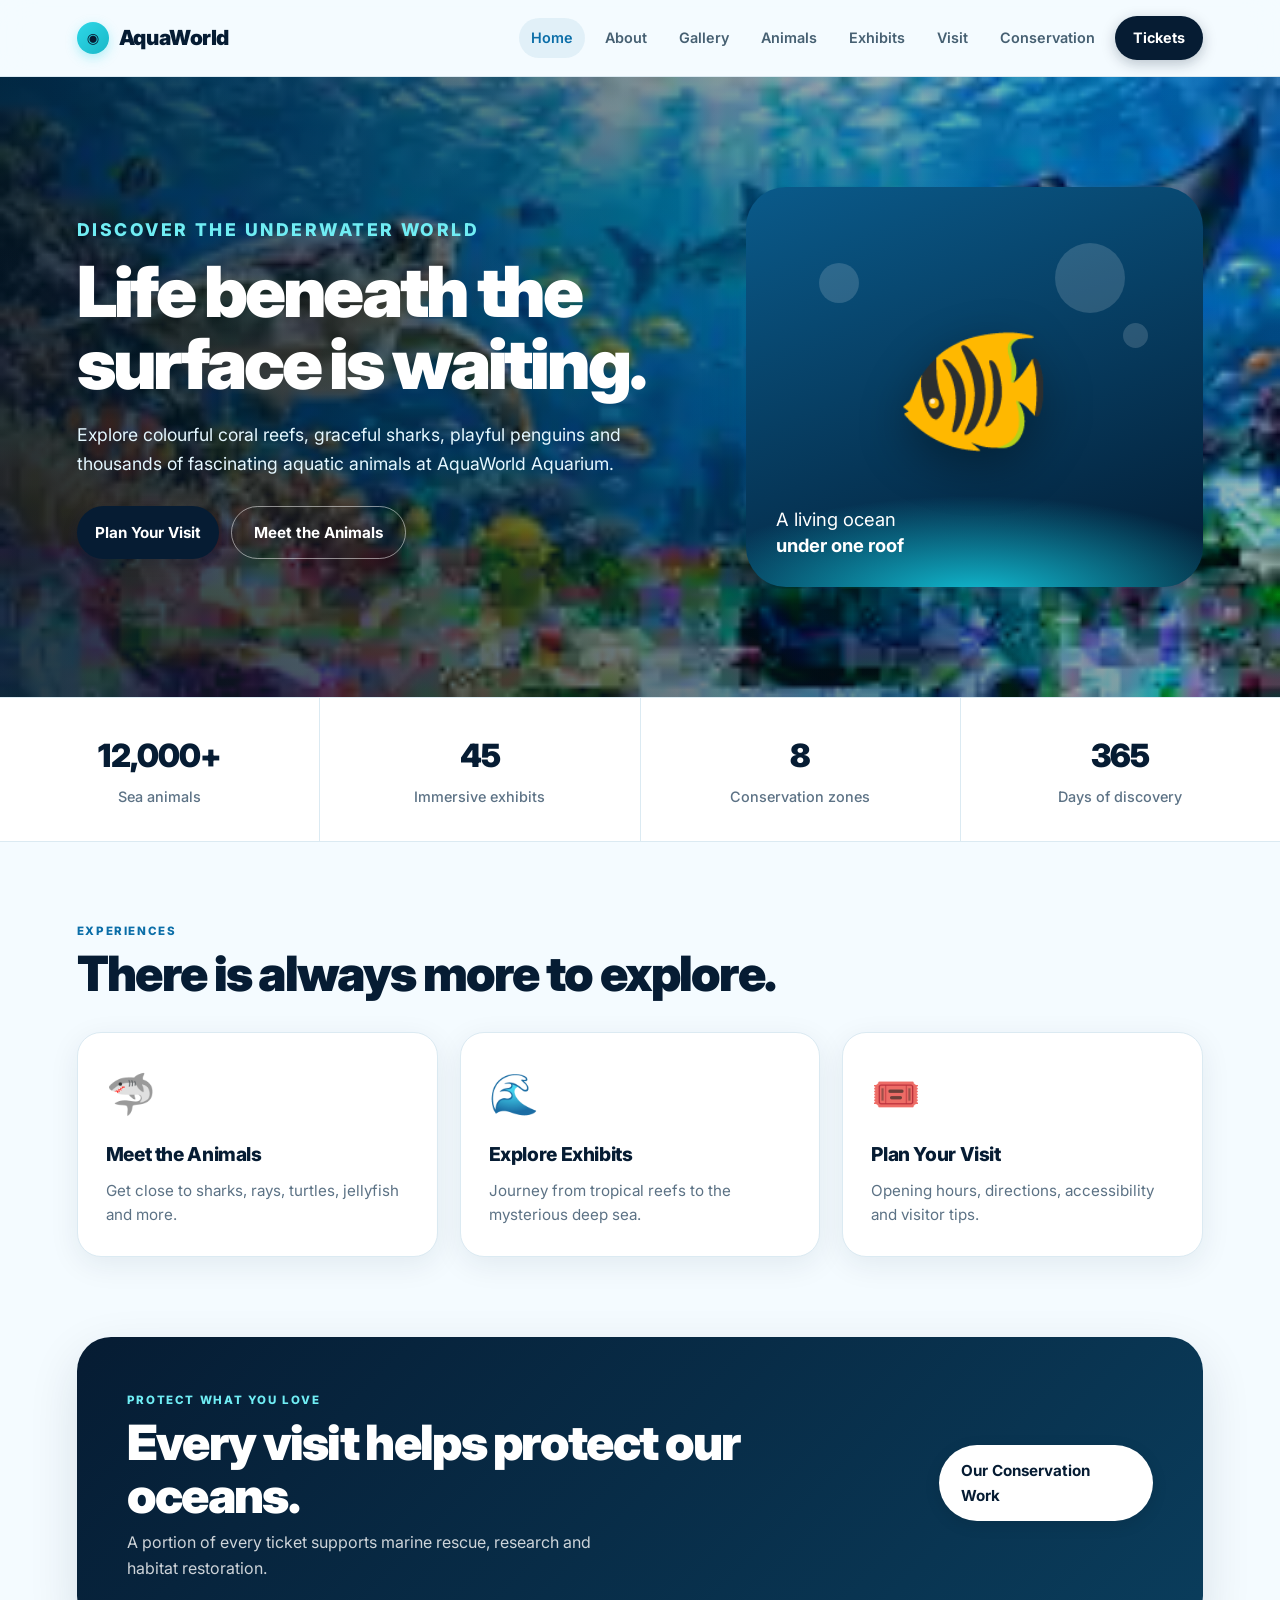
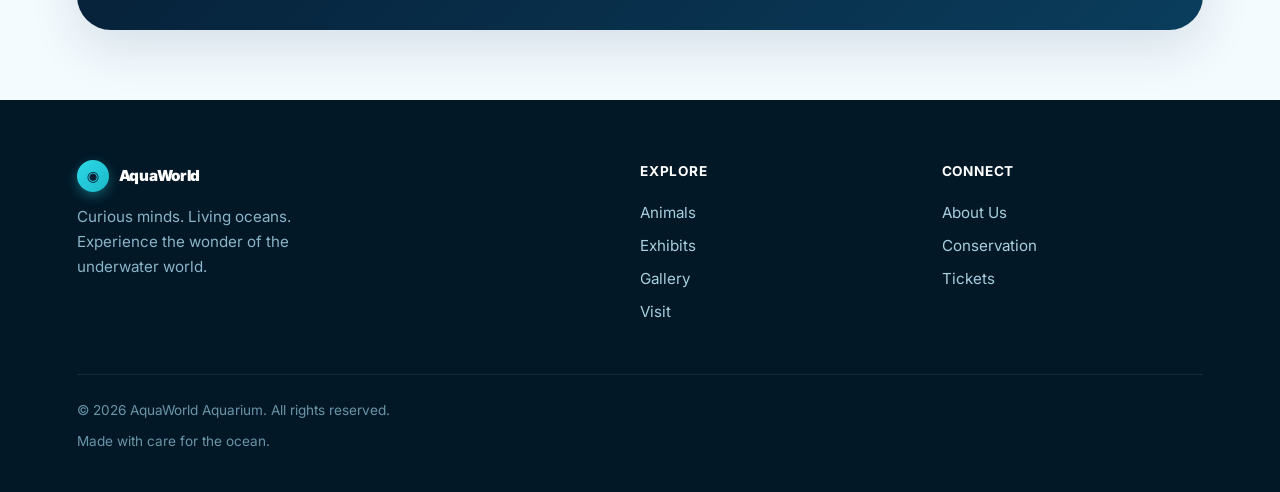
<file: index.html>
<!doctype html><html lang="en"><head><meta charset="utf-8"><meta name="viewport" content="width=device-width, initial-scale=1"><title>AquaWorld Aquarium | AquaWorld Aquarium</title><link rel="stylesheet" href="assets/style.css"></head><body><header class="site-header" id="siteHeader"><a class="brand" href="index.html"><span class="brand-mark">◉</span>AquaWorld</a><button class="menu-toggle" id="menuToggle" aria-label="Toggle menu"><span></span><span></span><span></span></button><div class="nav-overlay" id="navOverlay"></div><nav id="mainNav"><a class="active" href="index.html">Home</a><a href="about.html">About</a><a href="gallery.html">Gallery</a><a href="animals.html">Animals</a><a href="exhibits.html">Exhibits</a><a href="visit.html">Visit</a><a href="conservation.html">Conservation</a><a class="nav-ticket" href="tickets.html">Tickets</a></nav></header><main><section class="hero hero-image"><div class="hero-content"><p class="eyebrow">DISCOVER THE UNDERWATER WORLD</p><h1>Life beneath the surface is waiting.</h1><p>Explore colourful coral reefs, graceful sharks, playful penguins and thousands of fascinating aquatic animals at AquaWorld Aquarium.</p><div class="actions"><a class="btn btn-primary" href="tickets.html">Plan Your Visit</a><a class="btn btn-ghost" href="animals.html">Meet the Animals</a></div></div><div class="hero-card"><div class="bubble b1"></div><div class="bubble b2"></div><div class="bubble b3"></div><div class="fish">🐠</div><div class="hero-card-text">A living ocean<br><strong>under one roof</strong></div></div></section><section class="stats"><div><strong>12,000+</strong><span>Sea animals</span></div><div><strong>45</strong><span>Immersive exhibits</span></div><div><strong>8</strong><span>Conservation zones</span></div><div><strong>365</strong><span>Days of discovery</span></div></section><section class="section"><div class="section-heading"><p class="eyebrow">EXPERIENCES</p><h2>There is always more to explore.</h2></div><div class="cards"><a class="card" href="animals.html"><div class="icon">🦈</div><h3>Meet the Animals</h3><p>Get close to sharks, rays, turtles, jellyfish and more.</p></a><a class="card" href="exhibits.html"><div class="icon">🌊</div><h3>Explore Exhibits</h3><p>Journey from tropical reefs to the mysterious deep sea.</p></a><a class="card" href="visit.html"><div class="icon">🎟️</div><h3>Plan Your Visit</h3><p>Opening hours, directions, accessibility and visitor tips.</p></a></div></section><section class="cta"><div><p class="eyebrow">PROTECT WHAT YOU LOVE</p><h2>Every visit helps protect our oceans.</h2><p>A portion of every ticket supports marine rescue, research and habitat restoration.</p></div><a class="btn btn-light" href="conservation.html">Our Conservation Work</a></section></main><footer class="footer"><div><a class="brand" href="index.html"><span class="brand-mark">◉</span>AquaWorld</a><p>Curious minds. Living oceans. Experience the wonder of the underwater world.</p></div><div><strong>Explore</strong><a href="animals.html">Animals</a><a href="exhibits.html">Exhibits</a><a href="gallery.html">Gallery</a><a href="visit.html">Visit</a></div><div><strong>Connect</strong><a href="about.html">About Us</a><a href="conservation.html">Conservation</a><a href="tickets.html">Tickets</a></div><div class="footer-bottom"><span>&copy; 2026 AquaWorld Aquarium. All rights reserved.</span><span>Made with care for the ocean.</span></div></footer><script src="assets/site.js"></script></body></html>
</file>
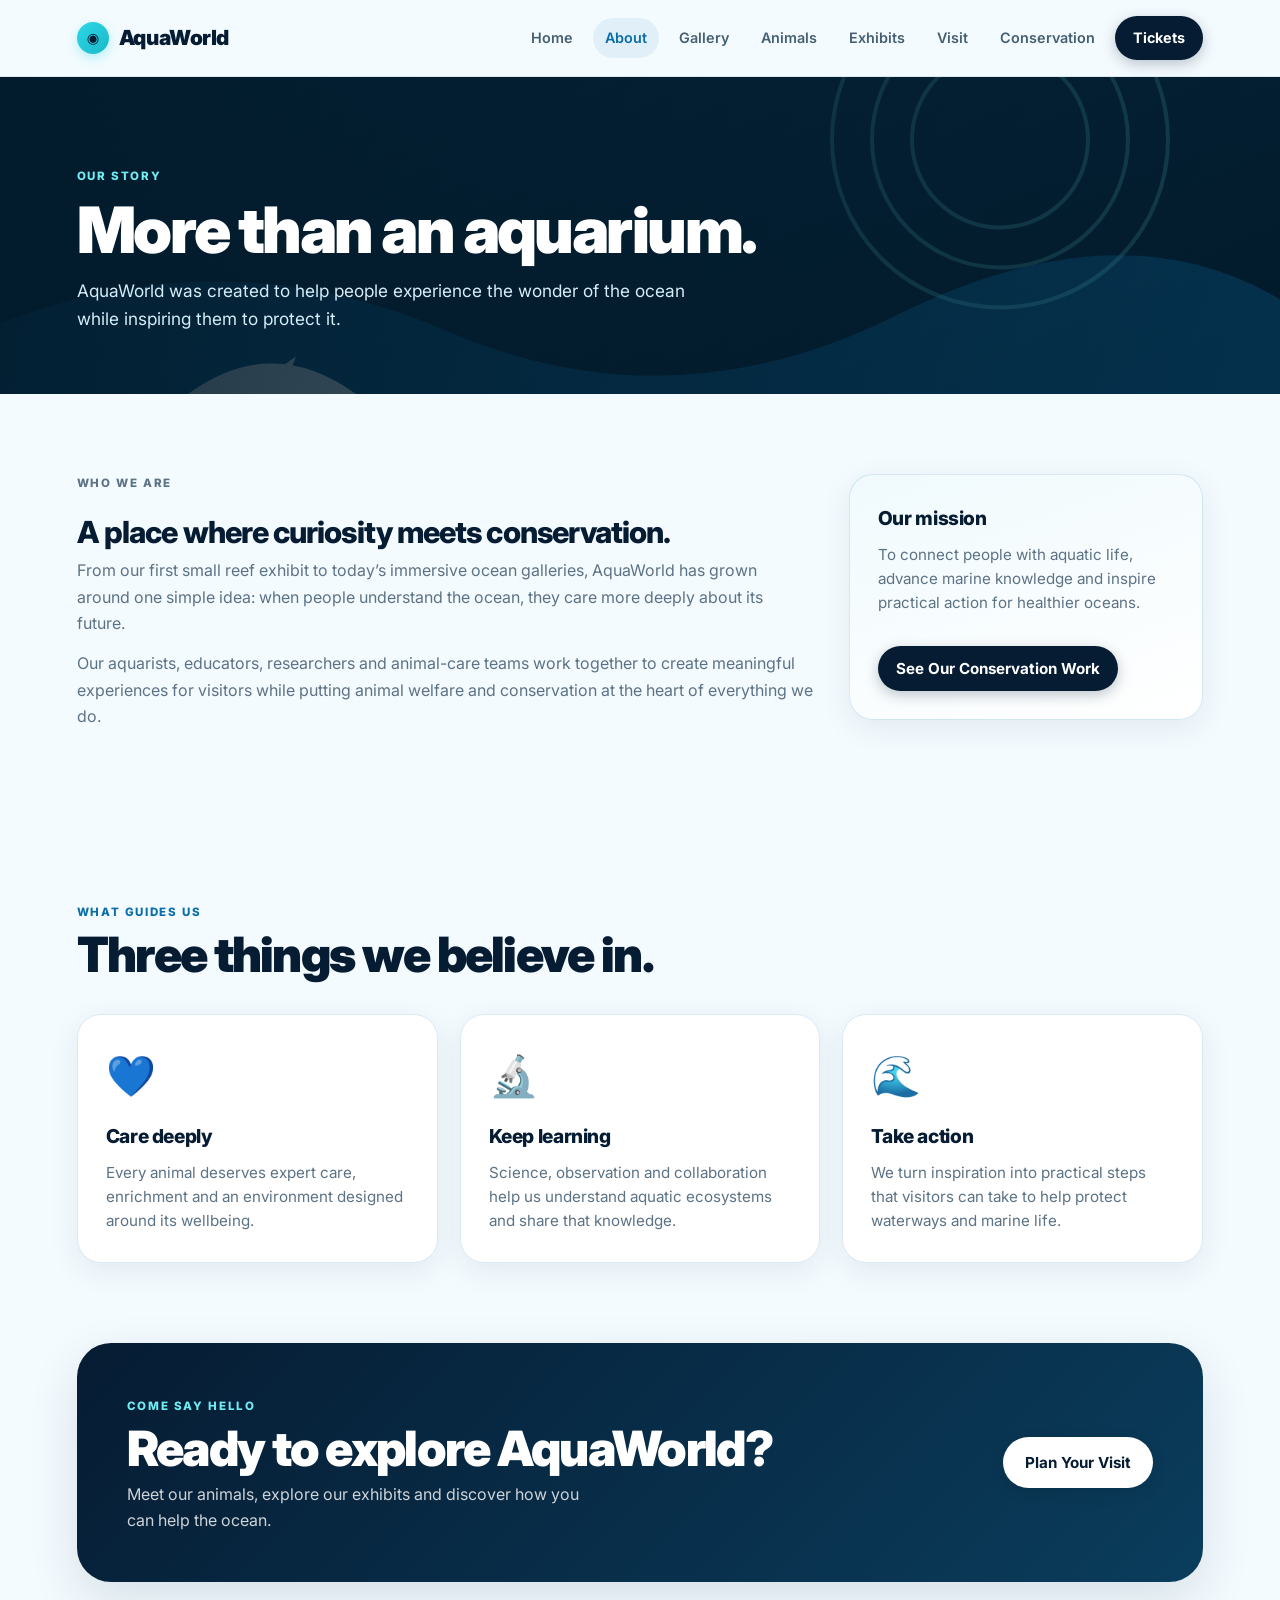
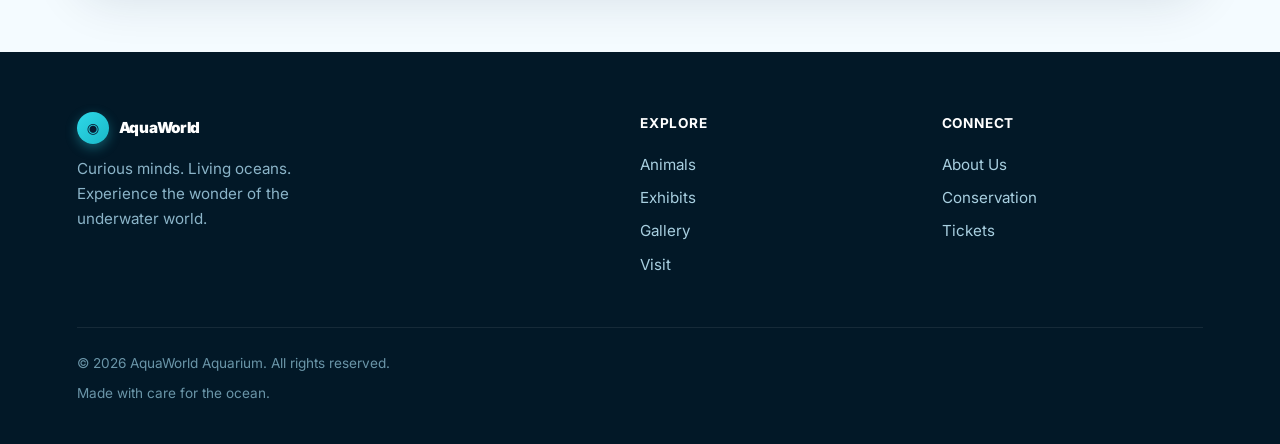
<file: about.html>
<!doctype html><html lang="en"><head><meta charset="utf-8"><meta name="viewport" content="width=device-width, initial-scale=1"><title>About Us | AquaWorld Aquarium</title><link rel="stylesheet" href="assets/style.css"></head><body><header class="site-header" id="siteHeader"><a class="brand" href="index.html"><span class="brand-mark">◉</span>AquaWorld</a><button class="menu-toggle" id="menuToggle" aria-label="Toggle menu"><span></span><span></span><span></span></button><div class="nav-overlay" id="navOverlay"></div><nav id="mainNav"><a href="index.html">Home</a><a class="active" href="about.html">About</a><a href="gallery.html">Gallery</a><a href="animals.html">Animals</a><a href="exhibits.html">Exhibits</a><a href="visit.html">Visit</a><a href="conservation.html">Conservation</a><a class="nav-ticket" href="tickets.html">Tickets</a></nav></header><main><section class="page-hero page-hero-about"><p class="eyebrow">OUR STORY</p><h1>More than an aquarium.</h1><p>AquaWorld was created to help people experience the wonder of the ocean while inspiring them to protect it.</p></section><section class="section two-col"><div><p class="eyebrow">WHO WE ARE</p><h2>A place where curiosity meets conservation.</h2><p>From our first small reef exhibit to today’s immersive ocean galleries, AquaWorld has grown around one simple idea: when people understand the ocean, they care more deeply about its future.</p><p>Our aquarists, educators, researchers and animal-care teams work together to create meaningful experiences for visitors while putting animal welfare and conservation at the heart of everything we do.</p></div><div class="info-box"><h3>Our mission</h3><p>To connect people with aquatic life, advance marine knowledge and inspire practical action for healthier oceans.</p><a class="btn btn-primary" href="conservation.html">See Our Conservation Work</a></div></section><section class="section"><div class="section-heading"><p class="eyebrow">WHAT GUIDES US</p><h2>Three things we believe in.</h2></div><div class="cards"><article class="card"><div class="icon">💙</div><h3>Care deeply</h3><p>Every animal deserves expert care, enrichment and an environment designed around its wellbeing.</p></article><article class="card"><div class="icon">🔬</div><h3>Keep learning</h3><p>Science, observation and collaboration help us understand aquatic ecosystems and share that knowledge.</p></article><article class="card"><div class="icon">🌊</div><h3>Take action</h3><p>We turn inspiration into practical steps that visitors can take to help protect waterways and marine life.</p></article></div></section><section class="cta"><div><p class="eyebrow">COME SAY HELLO</p><h2>Ready to explore AquaWorld?</h2><p>Meet our animals, explore our exhibits and discover how you can help the ocean.</p></div><a class="btn btn-light" href="visit.html">Plan Your Visit</a></section></main><footer class="footer"><div><a class="brand" href="index.html"><span class="brand-mark">◉</span>AquaWorld</a><p>Curious minds. Living oceans. Experience the wonder of the underwater world.</p></div><div><strong>Explore</strong><a href="animals.html">Animals</a><a href="exhibits.html">Exhibits</a><a href="gallery.html">Gallery</a><a href="visit.html">Visit</a></div><div><strong>Connect</strong><a href="about.html">About Us</a><a href="conservation.html">Conservation</a><a href="tickets.html">Tickets</a></div><div class="footer-bottom"><span>&copy; 2026 AquaWorld Aquarium. All rights reserved.</span><span>Made with care for the ocean.</span></div></footer><script src="assets/site.js"></script></body></html>
</file>
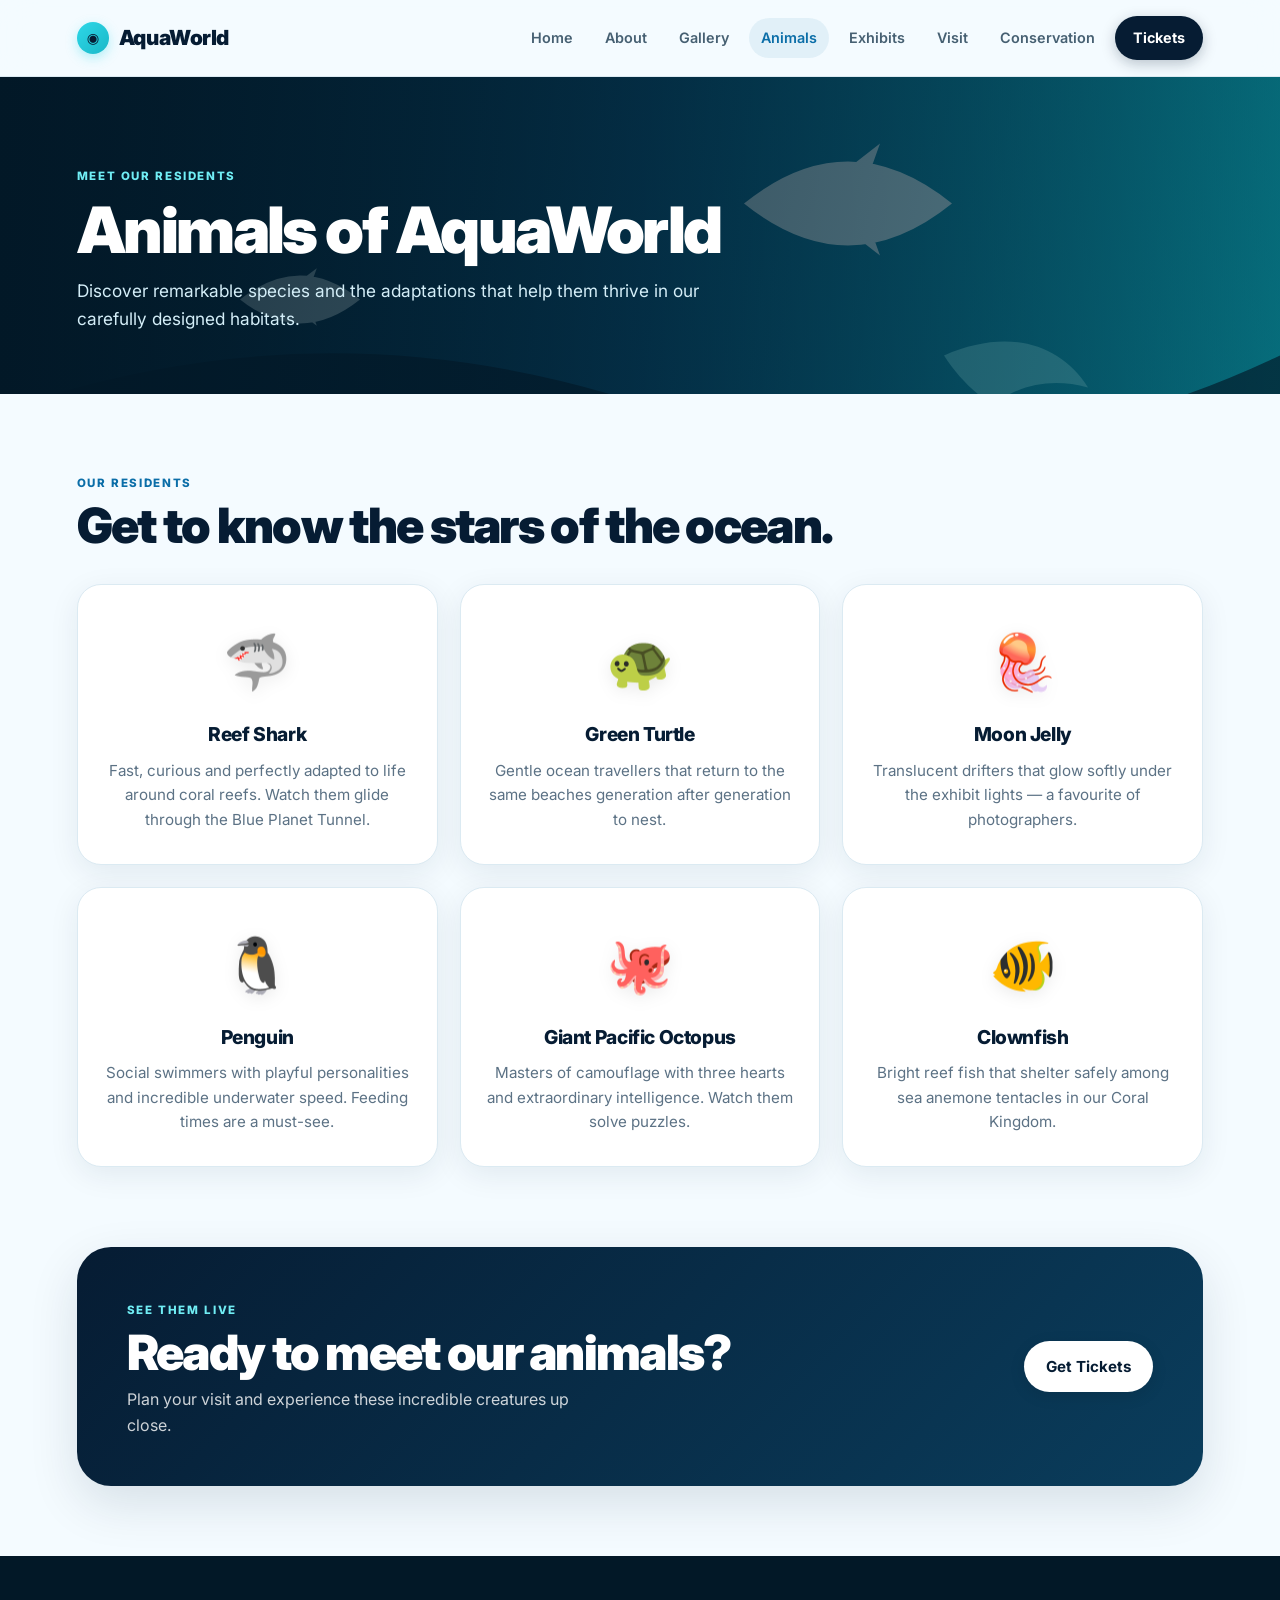
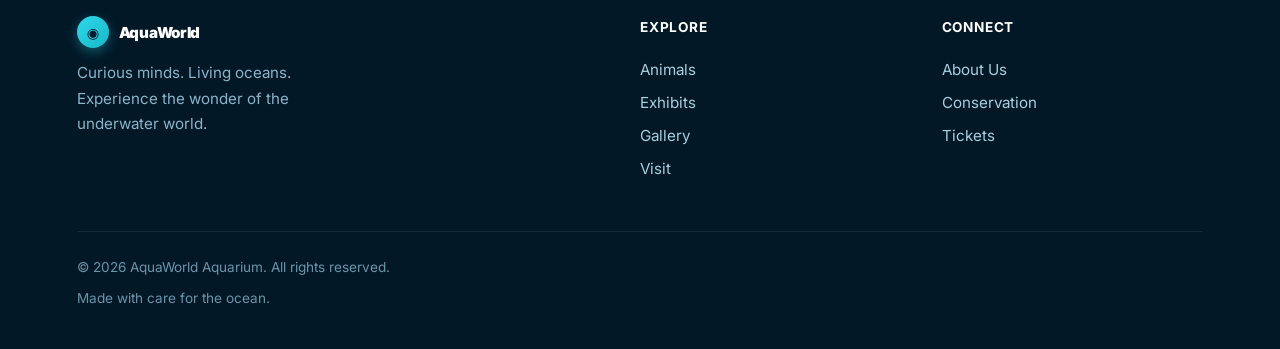
<file: animals.html>
<!doctype html><html lang="en"><head><meta charset="utf-8"><meta name="viewport" content="width=device-width, initial-scale=1"><title>Animals | AquaWorld Aquarium</title><link rel="stylesheet" href="assets/style.css"></head><body><header class="site-header" id="siteHeader"><a class="brand" href="index.html"><span class="brand-mark">◉</span>AquaWorld</a><button class="menu-toggle" id="menuToggle" aria-label="Toggle menu"><span></span><span></span><span></span></button><div class="nav-overlay" id="navOverlay"></div><nav id="mainNav"><a class="" href="index.html">Home</a><a class="" href="about.html">About</a><a class="" href="gallery.html">Gallery</a><a class="active" href="animals.html">Animals</a><a class="" href="exhibits.html">Exhibits</a><a class="" href="visit.html">Visit</a><a class="" href="conservation.html">Conservation</a><a class="nav-ticket" href="tickets.html">Tickets</a></nav></header><main><section class="page-hero page-hero-animals">
  <p class="eyebrow">MEET OUR RESIDENTS</p>
  <h1>Animals of AquaWorld</h1>
  <p>Discover remarkable species and the adaptations that help them thrive in our carefully designed habitats.</p>
</section>
<section class="section">
  <div class="section-heading">
    <p class="eyebrow">OUR RESIDENTS</p>
    <h2>Get to know the stars of the ocean.</h2>
  </div>
  <div class="grid">
    <article class="animal">
      <span>🦈</span>
      <h3>Reef Shark</h3>
      <p>Fast, curious and perfectly adapted to life around coral reefs. Watch them glide through the Blue Planet Tunnel.</p>
    </article>
    <article class="animal">
      <span>🐢</span>
      <h3>Green Turtle</h3>
      <p>Gentle ocean travellers that return to the same beaches generation after generation to nest.</p>
    </article>
    <article class="animal">
      <span>🪼</span>
      <h3>Moon Jelly</h3>
      <p>Translucent drifters that glow softly under the exhibit lights — a favourite of photographers.</p>
    </article>
    <article class="animal">
      <span>🐧</span>
      <h3>Penguin</h3>
      <p>Social swimmers with playful personalities and incredible underwater speed. Feeding times are a must-see.</p>
    </article>
    <article class="animal">
      <span>🐙</span>
      <h3>Giant Pacific Octopus</h3>
      <p>Masters of camouflage with three hearts and extraordinary intelligence. Watch them solve puzzles.</p>
    </article>
    <article class="animal">
      <span>🐠</span>
      <h3>Clownfish</h3>
      <p>Bright reef fish that shelter safely among sea anemone tentacles in our Coral Kingdom.</p>
    </article>
  </div>
</section>
<section class="cta">
  <div>
    <p class="eyebrow">SEE THEM LIVE</p>
    <h2>Ready to meet our animals?</h2>
    <p>Plan your visit and experience these incredible creatures up close.</p>
  </div>
  <a class="btn btn-light" href="tickets.html">Get Tickets</a>
</section></main><footer class="footer"><div><a class="brand" href="index.html"><span class="brand-mark">◉</span>AquaWorld</a><p>Curious minds. Living oceans. Experience the wonder of the underwater world.</p></div><div><strong>Explore</strong><a href="animals.html">Animals</a><a href="exhibits.html">Exhibits</a><a href="gallery.html">Gallery</a><a href="visit.html">Visit</a></div><div><strong>Connect</strong><a href="about.html">About Us</a><a href="conservation.html">Conservation</a><a href="tickets.html">Tickets</a></div><div class="footer-bottom"><span>&copy; 2026 AquaWorld Aquarium. All rights reserved.</span><span>Made with care for the ocean.</span></div></footer><script src="assets/site.js"></script></body></html>
</file>
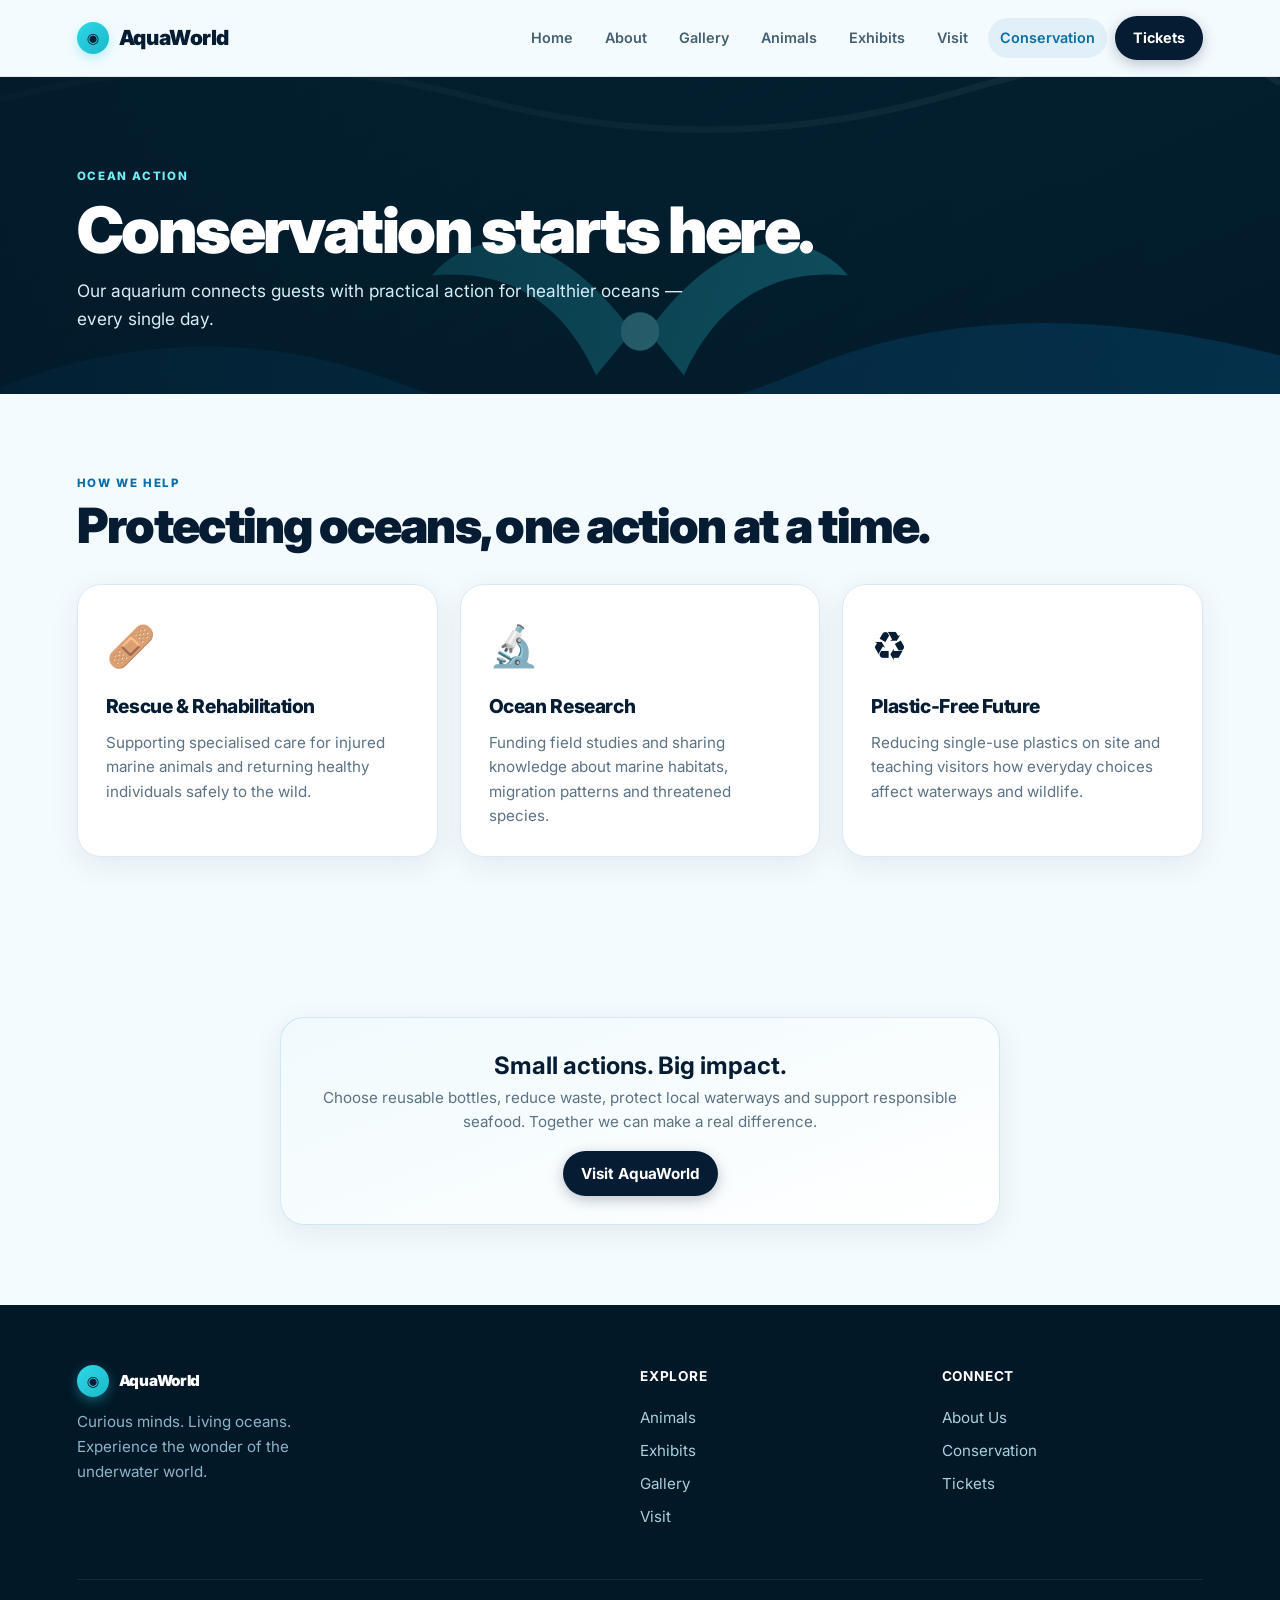
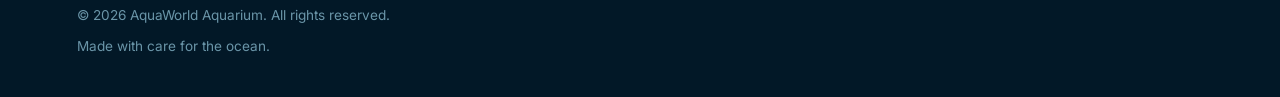
<file: conservation.html>
<!doctype html><html lang="en"><head><meta charset="utf-8"><meta name="viewport" content="width=device-width, initial-scale=1"><title>Conservation | AquaWorld Aquarium</title><link rel="stylesheet" href="assets/style.css"></head><body><header class="site-header" id="siteHeader"><a class="brand" href="index.html"><span class="brand-mark">◉</span>AquaWorld</a><button class="menu-toggle" id="menuToggle" aria-label="Toggle menu"><span></span><span></span><span></span></button><div class="nav-overlay" id="navOverlay"></div><nav id="mainNav"><a class="" href="index.html">Home</a><a class="" href="about.html">About</a><a class="" href="gallery.html">Gallery</a><a class="" href="animals.html">Animals</a><a class="" href="exhibits.html">Exhibits</a><a class="" href="visit.html">Visit</a><a class="active" href="conservation.html">Conservation</a><a class="nav-ticket" href="tickets.html">Tickets</a></nav></header><main><section class="page-hero page-hero-conservation">
  <p class="eyebrow">OCEAN ACTION</p>
  <h1>Conservation starts here.</h1>
  <p>Our aquarium connects guests with practical action for healthier oceans — every single day.</p>
</section>
<section class="section">
  <div class="section-heading">
    <p class="eyebrow">HOW WE HELP</p>
    <h2>Protecting oceans, one action at a time.</h2>
  </div>
  <div class="grid">
    <article class="feature">
      <div class="icon">🩹</div>
      <h3>Rescue &amp; Rehabilitation</h3>
      <p>Supporting specialised care for injured marine animals and returning healthy individuals safely to the wild.</p>
    </article>
    <article class="feature">
      <div class="icon">🔬</div>
      <h3>Ocean Research</h3>
      <p>Funding field studies and sharing knowledge about marine habitats, migration patterns and threatened species.</p>
    </article>
    <article class="feature">
      <div class="icon">♻️</div>
      <h3>Plastic-Free Future</h3>
      <p>Reducing single-use plastics on site and teaching visitors how everyday choices affect waterways and wildlife.</p>
    </article>
  </div>
</section>
<section class="section">
  <div class="info-box" style="max-width:720px;margin:0 auto;text-align:center">
    <h2>Small actions. Big impact.</h2>
    <p>Choose reusable bottles, reduce waste, protect local waterways and support responsible seafood. Together we can make a real difference.</p>
    <a class="btn btn-primary" href="visit.html">Visit AquaWorld</a>
  </div>
</section></main><footer class="footer"><div><a class="brand" href="index.html"><span class="brand-mark">◉</span>AquaWorld</a><p>Curious minds. Living oceans. Experience the wonder of the underwater world.</p></div><div><strong>Explore</strong><a href="animals.html">Animals</a><a href="exhibits.html">Exhibits</a><a href="gallery.html">Gallery</a><a href="visit.html">Visit</a></div><div><strong>Connect</strong><a href="about.html">About Us</a><a href="conservation.html">Conservation</a><a href="tickets.html">Tickets</a></div><div class="footer-bottom"><span>&copy; 2026 AquaWorld Aquarium. All rights reserved.</span><span>Made with care for the ocean.</span></div></footer><script src="assets/site.js"></script></body></html>
</file>
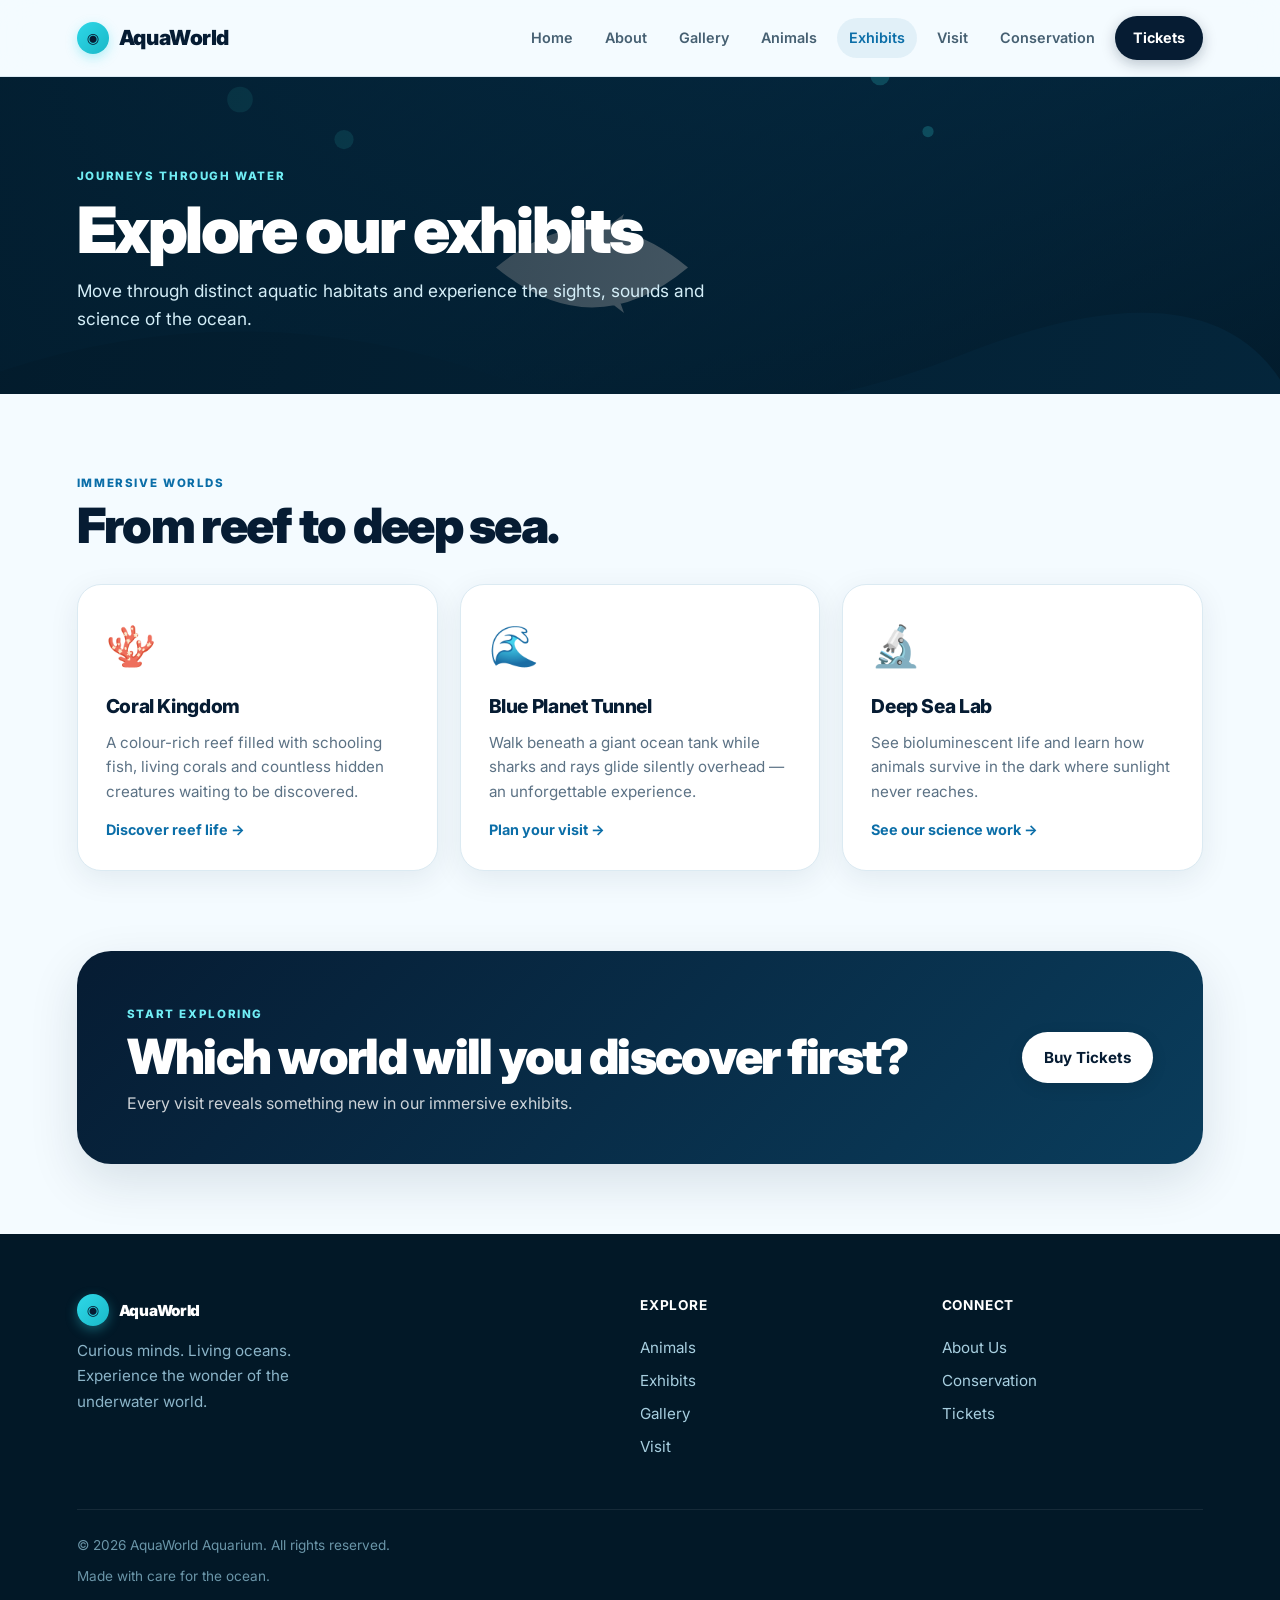
<file: exhibits.html>
<!doctype html><html lang="en"><head><meta charset="utf-8"><meta name="viewport" content="width=device-width, initial-scale=1"><title>Exhibits | AquaWorld Aquarium</title><link rel="stylesheet" href="assets/style.css"></head><body><header class="site-header" id="siteHeader"><a class="brand" href="index.html"><span class="brand-mark">◉</span>AquaWorld</a><button class="menu-toggle" id="menuToggle" aria-label="Toggle menu"><span></span><span></span><span></span></button><div class="nav-overlay" id="navOverlay"></div><nav id="mainNav"><a class="" href="index.html">Home</a><a class="" href="about.html">About</a><a class="" href="gallery.html">Gallery</a><a class="" href="animals.html">Animals</a><a class="active" href="exhibits.html">Exhibits</a><a class="" href="visit.html">Visit</a><a class="" href="conservation.html">Conservation</a><a class="nav-ticket" href="tickets.html">Tickets</a></nav></header><main><section class="page-hero page-hero-exhibits">
  <p class="eyebrow">JOURNEYS THROUGH WATER</p>
  <h1>Explore our exhibits</h1>
  <p>Move through distinct aquatic habitats and experience the sights, sounds and science of the ocean.</p>
</section>
<section class="section">
  <div class="section-heading">
    <p class="eyebrow">IMMERSIVE WORLDS</p>
    <h2>From reef to deep sea.</h2>
  </div>
  <div class="grid">
    <article class="feature">
      <div class="icon">🪸</div>
      <h3>Coral Kingdom</h3>
      <p>A colour-rich reef filled with schooling fish, living corals and countless hidden creatures waiting to be discovered.</p>
      <a href="animals.html">Discover reef life →</a>
    </article>
    <article class="feature">
      <div class="icon">🌊</div>
      <h3>Blue Planet Tunnel</h3>
      <p>Walk beneath a giant ocean tank while sharks and rays glide silently overhead — an unforgettable experience.</p>
      <a href="visit.html">Plan your visit →</a>
    </article>
    <article class="feature">
      <div class="icon">🔬</div>
      <h3>Deep Sea Lab</h3>
      <p>See bioluminescent life and learn how animals survive in the dark where sunlight never reaches.</p>
      <a href="conservation.html">See our science work →</a>
    </article>
  </div>
</section>
<section class="cta">
  <div>
    <p class="eyebrow">START EXPLORING</p>
    <h2>Which world will you discover first?</h2>
    <p>Every visit reveals something new in our immersive exhibits.</p>
  </div>
  <a class="btn btn-light" href="tickets.html">Buy Tickets</a>
</section></main><footer class="footer"><div><a class="brand" href="index.html"><span class="brand-mark">◉</span>AquaWorld</a><p>Curious minds. Living oceans. Experience the wonder of the underwater world.</p></div><div><strong>Explore</strong><a href="animals.html">Animals</a><a href="exhibits.html">Exhibits</a><a href="gallery.html">Gallery</a><a href="visit.html">Visit</a></div><div><strong>Connect</strong><a href="about.html">About Us</a><a href="conservation.html">Conservation</a><a href="tickets.html">Tickets</a></div><div class="footer-bottom"><span>&copy; 2026 AquaWorld Aquarium. All rights reserved.</span><span>Made with care for the ocean.</span></div></footer><script src="assets/site.js"></script></body></html>
</file>
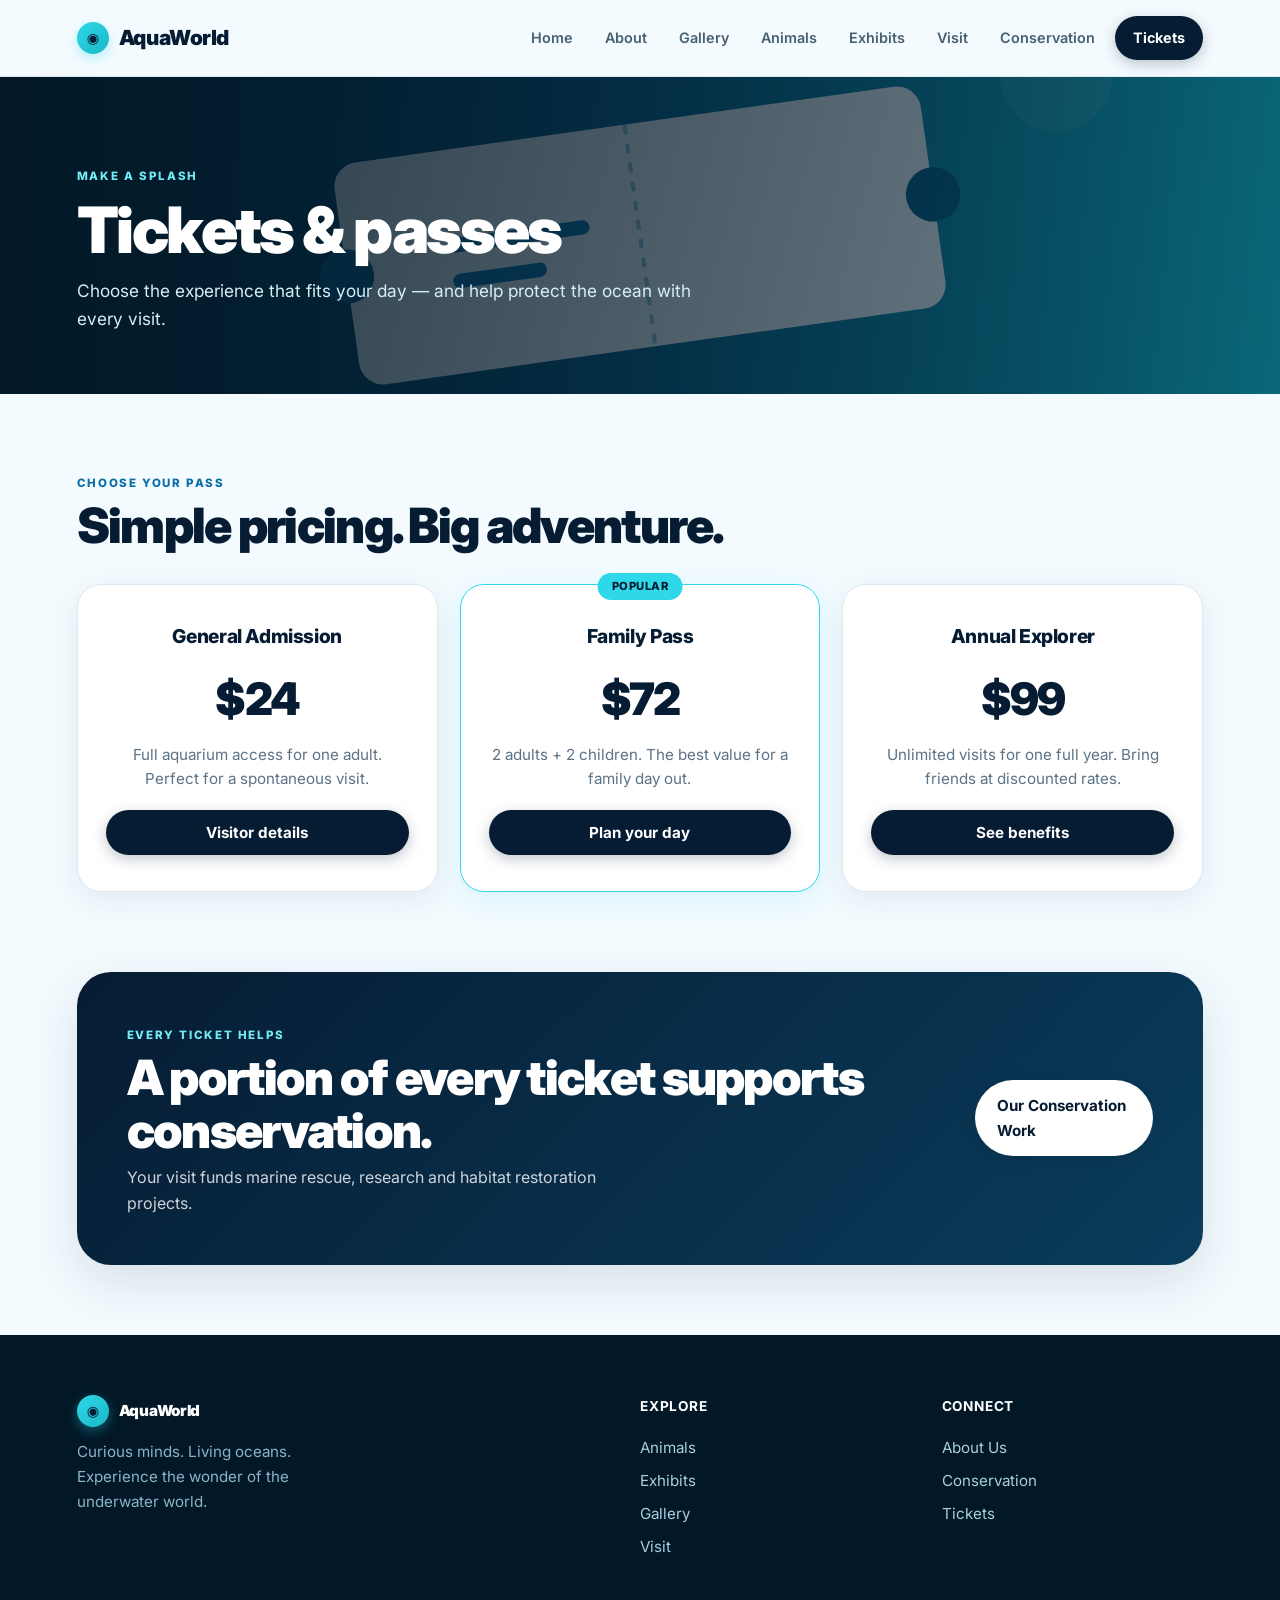
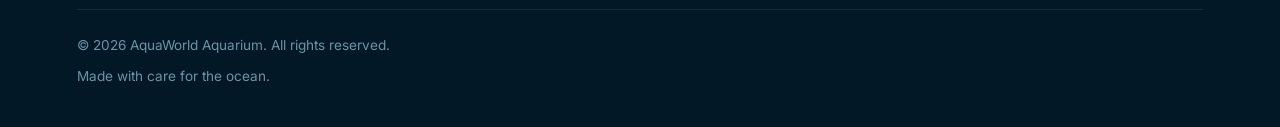
<file: tickets.html>
<!doctype html><html lang="en"><head><meta charset="utf-8"><meta name="viewport" content="width=device-width, initial-scale=1"><title>Tickets | AquaWorld Aquarium</title><link rel="stylesheet" href="assets/style.css"></head><body><header class="site-header" id="siteHeader"><a class="brand" href="index.html"><span class="brand-mark">◉</span>AquaWorld</a><button class="menu-toggle" id="menuToggle" aria-label="Toggle menu"><span></span><span></span><span></span></button><div class="nav-overlay" id="navOverlay"></div><nav id="mainNav"><a class="" href="index.html">Home</a><a class="" href="about.html">About</a><a class="" href="gallery.html">Gallery</a><a class="" href="animals.html">Animals</a><a class="" href="exhibits.html">Exhibits</a><a class="" href="visit.html">Visit</a><a class="" href="conservation.html">Conservation</a><a class="nav-ticket" href="tickets.html">Tickets</a></nav></header><main><section class="page-hero page-hero-tickets">
  <p class="eyebrow">MAKE A SPLASH</p>
  <h1>Tickets &amp; passes</h1>
  <p>Choose the experience that fits your day — and help protect the ocean with every visit.</p>
</section>
<section class="section">
  <div class="section-heading">
    <p class="eyebrow">CHOOSE YOUR PASS</p>
    <h2>Simple pricing. Big adventure.</h2>
  </div>
  <div class="grid">
    <div class="price-card">
      <h3>General Admission</h3>
      <div class="price">$24</div>
      <p>Full aquarium access for one adult. Perfect for a spontaneous visit.</p>
      <a class="btn btn-primary" href="visit.html">Visitor details</a>
    </div>
    <div class="price-card">
      <h3>Family Pass</h3>
      <div class="price">$72</div>
      <p>2 adults + 2 children. The best value for a family day out.</p>
      <a class="btn btn-primary" href="visit.html">Plan your day</a>
    </div>
    <div class="price-card">
      <h3>Annual Explorer</h3>
      <div class="price">$99</div>
      <p>Unlimited visits for one full year. Bring friends at discounted rates.</p>
      <a class="btn btn-primary" href="conservation.html">See benefits</a>
    </div>
  </div>
</section>
<section class="cta">
  <div>
    <p class="eyebrow">EVERY TICKET HELPS</p>
    <h2>A portion of every ticket supports conservation.</h2>
    <p>Your visit funds marine rescue, research and habitat restoration projects.</p>
  </div>
  <a class="btn btn-light" href="conservation.html">Our Conservation Work</a>
</section></main><footer class="footer"><div><a class="brand" href="index.html"><span class="brand-mark">◉</span>AquaWorld</a><p>Curious minds. Living oceans. Experience the wonder of the underwater world.</p></div><div><strong>Explore</strong><a href="animals.html">Animals</a><a href="exhibits.html">Exhibits</a><a href="gallery.html">Gallery</a><a href="visit.html">Visit</a></div><div><strong>Connect</strong><a href="about.html">About Us</a><a href="conservation.html">Conservation</a><a href="tickets.html">Tickets</a></div><div class="footer-bottom"><span>&copy; 2026 AquaWorld Aquarium. All rights reserved.</span><span>Made with care for the ocean.</span></div></footer><script src="assets/site.js"></script></body></html>
</file>
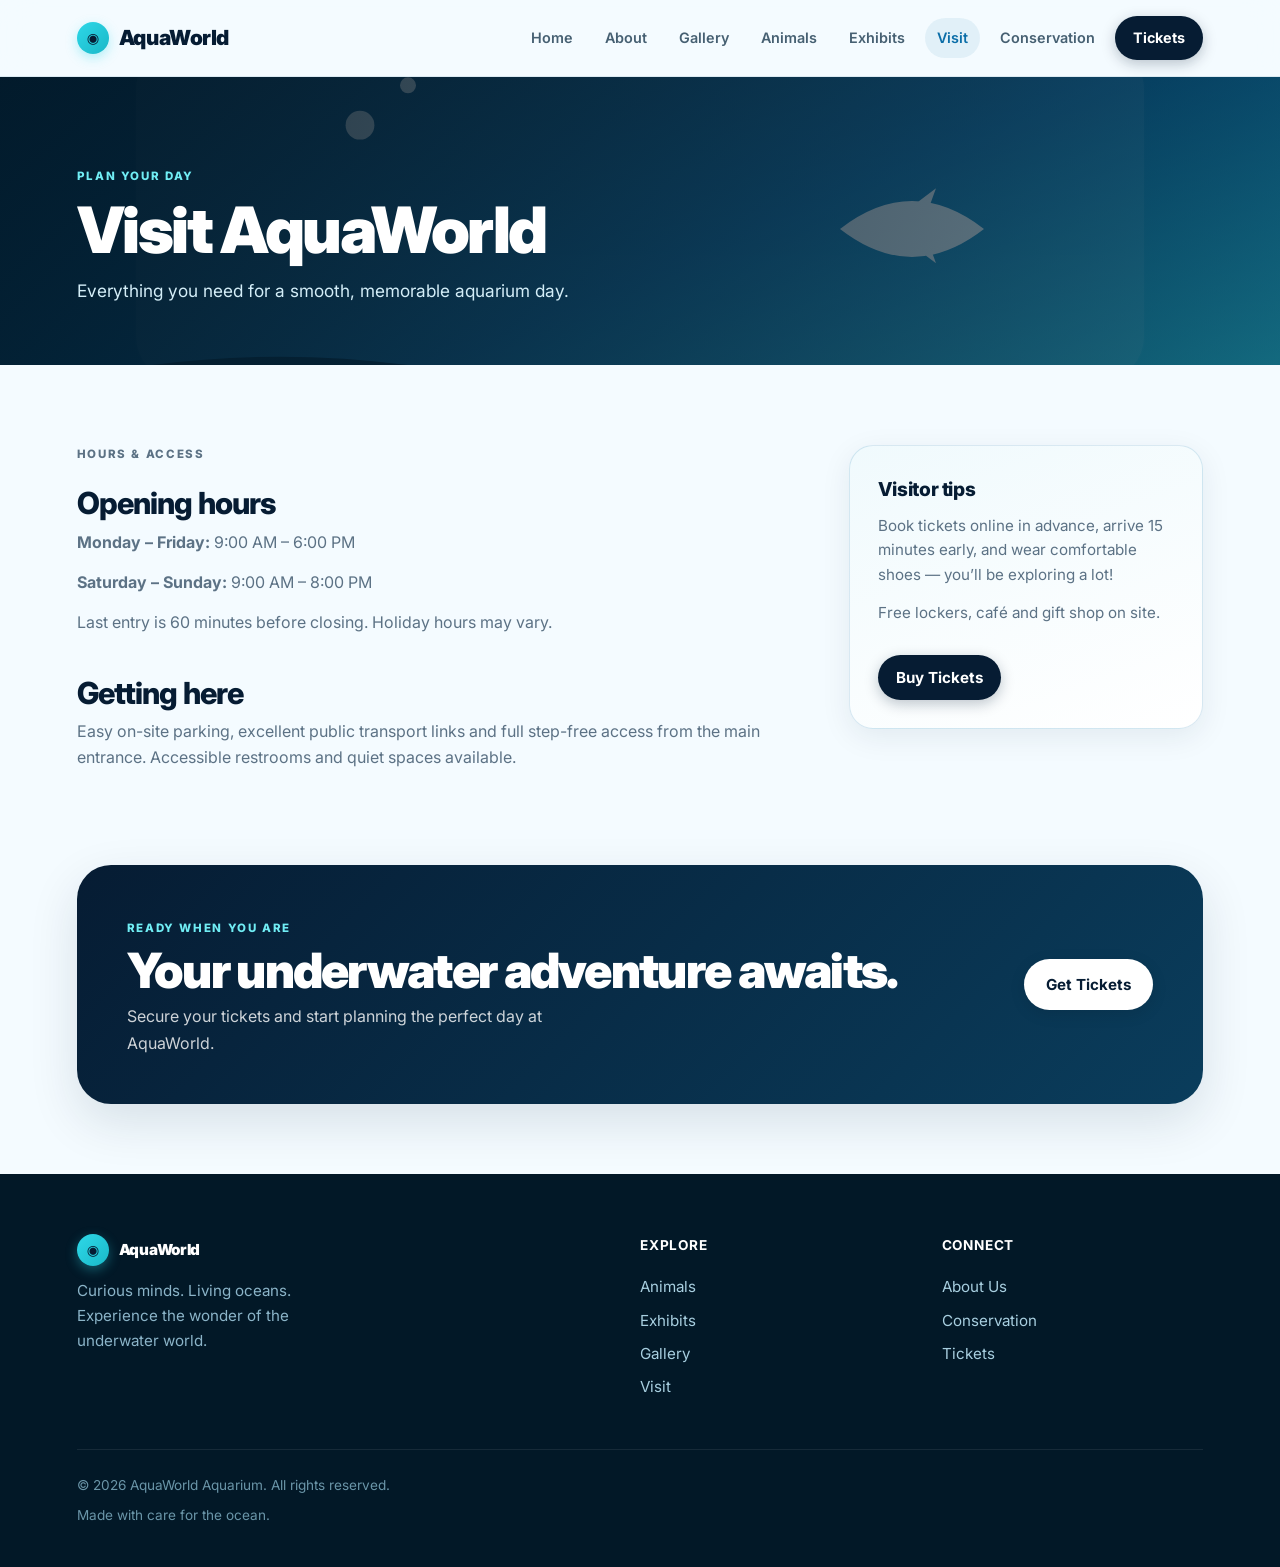
<file: visit.html>
<!doctype html><html lang="en"><head><meta charset="utf-8"><meta name="viewport" content="width=device-width, initial-scale=1"><title>Visit | AquaWorld Aquarium</title><link rel="stylesheet" href="assets/style.css"></head><body><header class="site-header" id="siteHeader"><a class="brand" href="index.html"><span class="brand-mark">◉</span>AquaWorld</a><button class="menu-toggle" id="menuToggle" aria-label="Toggle menu"><span></span><span></span><span></span></button><div class="nav-overlay" id="navOverlay"></div><nav id="mainNav"><a class="" href="index.html">Home</a><a class="" href="about.html">About</a><a class="" href="gallery.html">Gallery</a><a class="" href="animals.html">Animals</a><a class="" href="exhibits.html">Exhibits</a><a class="active" href="visit.html">Visit</a><a class="" href="conservation.html">Conservation</a><a class="nav-ticket" href="tickets.html">Tickets</a></nav></header><main><section class="page-hero page-hero-visit">
  <p class="eyebrow">PLAN YOUR DAY</p>
  <h1>Visit AquaWorld</h1>
  <p>Everything you need for a smooth, memorable aquarium day.</p>
</section>
<section class="section two-col">
  <div>
    <p class="eyebrow">HOURS &amp; ACCESS</p>
    <h2>Opening hours</h2>
    <p><strong>Monday – Friday:</strong> 9:00 AM – 6:00 PM</p>
    <p><strong>Saturday – Sunday:</strong> 9:00 AM – 8:00 PM</p>
    <p>Last entry is 60 minutes before closing. Holiday hours may vary.</p>
    <h2 style="margin-top:32px">Getting here</h2>
    <p>Easy on-site parking, excellent public transport links and full step-free access from the main entrance. Accessible restrooms and quiet spaces available.</p>
  </div>
  <div class="info-box">
    <h3>Visitor tips</h3>
    <p>Book tickets online in advance, arrive 15 minutes early, and wear comfortable shoes — you’ll be exploring a lot!</p>
    <p style="margin-top:12px">Free lockers, café and gift shop on site.</p>
    <a class="btn btn-primary" href="tickets.html">Buy Tickets</a>
  </div>
</section>
<section class="cta">
  <div>
    <p class="eyebrow">READY WHEN YOU ARE</p>
    <h2>Your underwater adventure awaits.</h2>
    <p>Secure your tickets and start planning the perfect day at AquaWorld.</p>
  </div>
  <a class="btn btn-light" href="tickets.html">Get Tickets</a>
</section></main><footer class="footer"><div><a class="brand" href="index.html"><span class="brand-mark">◉</span>AquaWorld</a><p>Curious minds. Living oceans. Experience the wonder of the underwater world.</p></div><div><strong>Explore</strong><a href="animals.html">Animals</a><a href="exhibits.html">Exhibits</a><a href="gallery.html">Gallery</a><a href="visit.html">Visit</a></div><div><strong>Connect</strong><a href="about.html">About Us</a><a href="conservation.html">Conservation</a><a href="tickets.html">Tickets</a></div><div class="footer-bottom"><span>&copy; 2026 AquaWorld Aquarium. All rights reserved.</span><span>Made with care for the ocean.</span></div></footer><script src="assets/site.js"></script></body></html>
</file>
<file: assets/style.css>
@import url('https://fonts.googleapis.com/css2?family=Inter:wght@400;500;600;700;800;900&display=swap');

:root {
  --navy: #061c33;
  --navy-deep: #021827;
  --blue: #0b6ea8;
  --blue-light: #1a8fd1;
  --cyan: #2ed8e8;
  --cyan-soft: #70edf4;
  --paper: #f4fbff;
  --white: #ffffff;
  --muted: #5c7285;
  --line: #dbeaf2;
  --shadow: 0 18px 50px rgba(4, 35, 58, 0.12);
  --shadow-sm: 0 8px 30px rgba(4, 35, 58, 0.08);
  --radius: 24px;
  --radius-lg: 34px;
  --transition: 0.25s cubic-bezier(0.4, 0, 0.2, 1);
  font-family: 'Inter', system-ui, -apple-system, 'Segoe UI', sans-serif;
}

* {
  box-sizing: border-box;
  margin: 0;
  padding: 0;
}

html {
  scroll-behavior: smooth;
}

body {
  background: var(--paper);
  color: var(--navy);
  line-height: 1.65;
  font-size: 16px;
  -webkit-font-smoothing: antialiased;
}

a {
  text-decoration: none;
  color: inherit;
  transition: color var(--transition);
}

img {
  max-width: 100%;
  height: auto;
  display: block;
}

/* ========== HEADER ========== */
.site-header {
  position: sticky;
  top: 0;
  z-index: 100;
  display: flex;
  justify-content: space-between;
  align-items: center;
  padding: 16px 6vw;
  background: rgba(244, 251, 255, 0.92);
  backdrop-filter: blur(16px);
  -webkit-backdrop-filter: blur(16px);
  border-bottom: 1px solid var(--line);
  transition: box-shadow var(--transition);
}

.site-header.scrolled {
  box-shadow: 0 4px 24px rgba(4, 35, 58, 0.08);
}

.brand {
  font-weight: 900;
  font-size: 1.3rem;
  display: flex;
  gap: 10px;
  align-items: center;
  letter-spacing: -0.02em;
}

.brand-mark {
  display: inline-grid;
  place-items: center;
  width: 32px;
  height: 32px;
  border-radius: 50%;
  background: linear-gradient(135deg, var(--cyan), #1ab8c8);
  color: var(--navy);
  font-size: 0.9rem;
  box-shadow: 0 4px 12px rgba(46, 216, 232, 0.35);
}

nav {
  display: flex;
  gap: 8px;
  align-items: center;
}

nav a {
  font-size: 0.9rem;
  font-weight: 600;
  color: #466072;
  padding: 8px 12px;
  border-radius: 999px;
  transition: all var(--transition);
}

nav a:hover,
nav a.active {
  color: var(--blue);
  background: rgba(11, 110, 168, 0.08);
}

.nav-ticket,
.btn-primary {
  background: var(--navy) !important;
  color: white !important;
  padding: 10px 18px !important;
  border-radius: 999px;
  font-weight: 700;
  box-shadow: 0 4px 14px rgba(6, 28, 51, 0.25);
  transition: all var(--transition);
}

.nav-ticket:hover,
.btn-primary:hover {
  background: var(--blue) !important;
  transform: translateY(-1px);
  box-shadow: 0 6px 20px rgba(11, 110, 168, 0.3);
}

/* Mobile menu toggle */
.menu-toggle {
  display: none;
  flex-direction: column;
  gap: 5px;
  background: none;
  border: none;
  cursor: pointer;
  padding: 8px;
  z-index: 110;
}

.menu-toggle span {
  display: block;
  width: 24px;
  height: 2.5px;
  background: var(--navy);
  border-radius: 2px;
  transition: all 0.3s ease;
}

.menu-toggle.open span:nth-child(1) {
  transform: translateY(7.5px) rotate(45deg);
}

.menu-toggle.open span:nth-child(2) {
  opacity: 0;
}

.menu-toggle.open span:nth-child(3) {
  transform: translateY(-7.5px) rotate(-45deg);
}

/* ========== HERO ========== */
.hero {
  min-height: 620px;
  padding: 80px 6vw;
  display: grid;
  grid-template-columns: 1.15fr 0.85fr;
  gap: 50px;
  align-items: center;
  background: radial-gradient(circle at 80% 30%, #d8fbff, transparent 35%),
    linear-gradient(135deg, #eafcff, #f4fbff);
}

.hero h1 {
  font-size: clamp(2.8rem, 5.5vw, 5.5rem);
  line-height: 1.02;
  letter-spacing: -0.045em;
  margin: 12px 0 20px;
  max-width: 800px;
  font-weight: 900;
}

.hero p {
  max-width: 580px;
  font-size: 1.1rem;
  color: var(--muted);
}

.eyebrow {
  letter-spacing: 0.14em;
  font-weight: 800;
  color: var(--blue);
  font-size: 0.72rem;
  text-transform: uppercase;
}

.actions {
  display: flex;
  flex-wrap: wrap;
  gap: 12px;
  margin-top: 28px;
}

.btn {
  display: inline-flex;
  align-items: center;
  justify-content: center;
  padding: 13px 22px;
  border-radius: 999px;
  font-weight: 700;
  font-size: 0.95rem;
  transition: all var(--transition);
  cursor: pointer;
  border: none;
}

.btn-ghost {
  border: 1.5px solid #a9c7d8;
  background: transparent;
  color: var(--navy);
}

.btn-ghost:hover {
  background: rgba(11, 110, 168, 0.06);
  border-color: var(--blue);
  color: var(--blue);
}

.btn-light {
  background: white;
  color: var(--navy);
  box-shadow: 0 4px 16px rgba(0, 0, 0, 0.1);
}

.btn-light:hover {
  transform: translateY(-2px);
  box-shadow: 0 8px 24px rgba(0, 0, 0, 0.12);
}

.hero-card {
  min-height: 400px;
  border-radius: 40px;
  background: linear-gradient(160deg, #0a5a8a, #031c33);
  position: relative;
  overflow: hidden;
  display: grid;
  place-items: center;
  box-shadow: var(--shadow);
}

.hero-card::after {
  content: "";
  position: absolute;
  inset: auto -20% -30% -20%;
  height: 55%;
  background: radial-gradient(ellipse, #11bdd3, transparent 65%);
}

.fish {
  font-size: 8rem;
  filter: drop-shadow(0 16px 24px rgba(0, 0, 0, 0.35));
  z-index: 2;
  animation: float 4s ease-in-out infinite;
}

@keyframes float {
  0%, 100% { transform: translateY(0); }
  50% { transform: translateY(-12px); }
}

.hero-card-text {
  position: absolute;
  z-index: 3;
  bottom: 28px;
  left: 30px;
  color: white;
  font-size: 1.15rem;
  line-height: 1.4;
}

.bubble {
  position: absolute;
  border-radius: 50%;
  background: rgba(255, 255, 255, 0.15);
  animation: bubble-rise 6s ease-in-out infinite;
}

.b1 { width: 70px; height: 70px; right: 17%; top: 14%; animation-delay: 0s; }
.b2 { width: 25px; height: 25px; right: 12%; top: 34%; animation-delay: 1.5s; }
.b3 { width: 40px; height: 40px; left: 16%; top: 19%; animation-delay: 3s; }

@keyframes bubble-rise {
  0%, 100% { transform: translateY(0) scale(1); opacity: 0.6; }
  50% { transform: translateY(-15px) scale(1.05); opacity: 1; }
}

/* ========== STATS ========== */
.stats {
  display: grid;
  grid-template-columns: repeat(4, 1fr);
  gap: 1px;
  background: var(--line);
  border-block: 1px solid var(--line);
}

.stats div {
  background: white;
  padding: 32px 20px;
  text-align: center;
  transition: background var(--transition);
}

.stats div:hover {
  background: #f0f9fc;
}

.stats strong {
  display: block;
  font-size: 2rem;
  font-weight: 900;
  letter-spacing: -0.03em;
  color: var(--navy);
}

.stats span {
  color: var(--muted);
  font-size: 0.9rem;
  font-weight: 500;
}

/* ========== SECTIONS ========== */
.section {
  padding: 80px 6vw;
}

.section-heading {
  margin-bottom: 8px;
}

.section-heading h2,
.cta h2 {
  font-size: clamp(1.9rem, 3.8vw, 3.2rem);
  line-height: 1.1;
  letter-spacing: -0.035em;
  font-weight: 900;
  margin-top: 6px;
}

.cards,
.grid {
  display: grid;
  grid-template-columns: repeat(3, 1fr);
  gap: 22px;
  margin-top: 32px;
}

.card,
.animal,
.feature,
.price-card,
.info-box {
  background: white;
  border: 1px solid var(--line);
  border-radius: var(--radius);
  padding: 28px;
  box-shadow: var(--shadow-sm);
  transition: all var(--transition);
}

.card:hover,
.animal:hover,
.feature:hover,
.price-card:hover {
  transform: translateY(-6px);
  box-shadow: 0 16px 40px rgba(4, 35, 58, 0.12);
  border-color: rgba(11, 110, 168, 0.2);
}

.icon {
  font-size: 2.5rem;
  margin-bottom: 12px;
  display: block;
}

.card h3,
.animal h3,
.feature h3,
.price-card h3,
.info-box h3 {
  font-size: 1.2rem;
  font-weight: 800;
  margin-bottom: 8px;
  letter-spacing: -0.02em;
}

.card p,
.animal p,
.feature p,
.price-card p,
.info-box p {
  color: var(--muted);
  font-size: 0.95rem;
  line-height: 1.6;
}

.feature a {
  display: inline-block;
  margin-top: 14px;
  font-weight: 700;
  color: var(--blue);
  font-size: 0.9rem;
}

.feature a:hover {
  color: var(--blue-light);
}

/* ========== CTA ========== */
.cta {
  margin: 0 6vw 70px;
  padding: 48px 50px;
  background: linear-gradient(135deg, var(--navy), #0a3d5c);
  color: white;
  border-radius: var(--radius-lg);
  display: flex;
  justify-content: space-between;
  align-items: center;
  gap: 30px;
  box-shadow: var(--shadow);
}

.cta .eyebrow {
  color: var(--cyan-soft);
}

.cta p {
  color: rgba(255, 255, 255, 0.8);
  margin-top: 6px;
  max-width: 480px;
}

/* ========== PAGE HERO ========== */
.page-hero {
  padding: 90px 6vw 60px;
  position: relative;
  overflow: hidden;
  background-size: cover;
  background-position: center;
  color: white;
}

.page-hero::before {
  content: "";
  position: absolute;
  inset: 0;
  background: linear-gradient(105deg, rgba(2, 24, 39, 0.88), rgba(2, 24, 39, 0.5));
  z-index: 0;
}

.page-hero > * {
  position: relative;
  z-index: 1;
}

.page-hero h1 {
  font-size: clamp(2.6rem, 5vw, 4.5rem);
  letter-spacing: -0.04em;
  line-height: 1.05;
  margin: 10px 0 14px;
  font-weight: 900;
}

.page-hero p:last-child {
  max-width: 640px;
  color: #d4eef8;
  font-size: 1.08rem;
}

.page-hero .eyebrow {
  color: var(--cyan-soft);
}

/* Background images */
.hero-image {
  position: relative;
  isolation: isolate;
  background-image: linear-gradient(90deg, rgba(2, 24, 39, 0.82), rgba(2, 24, 39, 0.4) 58%, rgba(2, 24, 39, 0.15)), url('banners/aquarium-home.webp');
  background-size: cover;
  background-position: center;
}

.hero-image::before {
  content: "";
  position: absolute;
  inset: 0;
  background: linear-gradient(180deg, rgba(2, 24, 39, 0.06), rgba(2, 24, 39, 0.25));
  z-index: -1;
}

.hero-image .hero-content {
  position: relative;
  color: white;
}

.hero-image .hero-content p:not(.eyebrow) {
  color: #e4f7ff;
}

.hero-image .eyebrow {
  color: var(--cyan-soft);
}

.hero-image .btn-ghost {
  color: white;
  border-color: rgba(255, 255, 255, 0.5);
}

.hero-image .btn-ghost:hover {
  background: rgba(255, 255, 255, 0.12);
  border-color: white;
}

.page-hero-about {
  background-image: url('banners/about.svg');
}

.page-hero-animals {
  background-image: url('banners/animals.svg');
}

.page-hero-exhibits {
  background-image: url('banners/exhibits.svg');
}

.page-hero-visit {
  background-image: url('banners/visit.svg');
}

.page-hero-tickets {
  background-image: url('banners/tickets.svg');
}

.page-hero-conservation {
  background-image: url('banners/conservation.svg');
}

.page-hero-gallery {
  background-image: url('banners/gallery.svg');
}

/* ========== TWO COL ========== */
.two-col {
  display: grid;
  grid-template-columns: 1.35fr 0.65fr;
  gap: 36px;
  align-items: start;
}

.two-col h2 {
  margin-top: 0;
  font-size: 1.9rem;
  font-weight: 800;
  letter-spacing: -0.03em;
}

.two-col p {
  margin-bottom: 14px;
  color: var(--muted);
}

.info-box {
  background: linear-gradient(160deg, #f0fafd, white);
  border-color: rgba(11, 110, 168, 0.15);
}

.info-box .btn {
  margin-top: 16px;
}

/* ========== ANIMALS ========== */
.animal {
  text-align: center;
  padding: 32px 24px;
}

.animal span {
  font-size: 3.4rem;
  display: block;
  margin-bottom: 12px;
  filter: drop-shadow(0 4px 8px rgba(0, 0, 0, 0.08));
}

/* ========== PRICING ========== */
.price {
  font-size: 2.8rem;
  font-weight: 900;
  margin: 10px 0 6px;
  letter-spacing: -0.04em;
  color: var(--navy);
}

.price-card {
  text-align: center;
  padding: 36px 28px;
}

.price-card .btn {
  margin-top: 18px;
  width: 100%;
}

.price-card:nth-child(2) {
  border-color: var(--cyan);
  box-shadow: 0 8px 32px rgba(46, 216, 232, 0.15);
  position: relative;
}

.price-card:nth-child(2)::before {
  content: "Popular";
  position: absolute;
  top: -12px;
  left: 50%;
  transform: translateX(-50%);
  background: var(--cyan);
  color: var(--navy);
  font-size: 0.7rem;
  font-weight: 800;
  padding: 4px 14px;
  border-radius: 999px;
  letter-spacing: 0.05em;
  text-transform: uppercase;
}

/* ========== GALLERY ========== */
.gallery-grid {
  display: grid;
  grid-template-columns: repeat(3, 1fr);
  gap: 20px;
  margin-top: 32px;
}

.gallery-grid figure {
  margin: 0;
  background: white;
  border: 1px solid var(--line);
  border-radius: var(--radius);
  overflow: hidden;
  box-shadow: var(--shadow-sm);
  transition: all var(--transition);
}

.gallery-grid figure:hover {
  transform: translateY(-4px);
  box-shadow: 0 16px 40px rgba(4, 35, 58, 0.12);
}

.gallery-grid img {
  width: 100%;
  height: 260px;
  object-fit: cover;
  transition: transform 0.4s ease;
}

.gallery-grid figure:hover img {
  transform: scale(1.05);
}

.gallery-grid figcaption {
  padding: 16px 20px;
  font-weight: 700;
  font-size: 0.95rem;
}

/* ========== FOOTER ========== */
.footer {
  padding: 60px 6vw 40px;
  background: var(--navy-deep);
  color: #c5e0ed;
  display: grid;
  grid-template-columns: 2fr 1fr 1fr;
  gap: 40px;
}

.footer > div {
  display: flex;
  flex-direction: column;
  gap: 8px;
}

.footer .brand {
  color: white;
  margin-bottom: 4px;
}

.footer .brand .brand-mark {
  background: linear-gradient(135deg, var(--cyan), #1ab8c8);
}

.footer p {
  color: #8bb4c8;
  font-size: 0.95rem;
  max-width: 280px;
}

.footer strong {
  color: white;
  margin-bottom: 10px;
  font-size: 0.85rem;
  letter-spacing: 0.06em;
  text-transform: uppercase;
}

.footer a {
  color: #a8cfe0;
  font-size: 0.95rem;
  transition: color var(--transition);
}

.footer a:hover {
  color: var(--cyan);
}

.footer-bottom {
  grid-column: 1 / -1;
  border-top: 1px solid rgba(255, 255, 255, 0.08);
  padding-top: 24px;
  margin-top: 10px;
  font-size: 0.85rem;
  color: #6a95a8;
  display: flex;
  justify-content: space-between;
  flex-wrap: wrap;
  gap: 10px;
}

/* ========== RESPONSIVE ========== */
@media (max-width: 960px) {
  .cards,
  .grid,
  .gallery-grid {
    grid-template-columns: repeat(2, 1fr);
  }
}

@media (max-width: 850px) {
  .menu-toggle {
    display: flex;
  }

  nav {
    position: fixed;
    top: 0;
    right: -100%;
    width: min(320px, 85vw);
    height: 100vh;
    background: white;
    flex-direction: column;
    align-items: stretch;
    padding: 80px 24px 40px;
    gap: 4px;
    box-shadow: -8px 0 40px rgba(4, 35, 58, 0.15);
    transition: right 0.35s cubic-bezier(0.4, 0, 0.2, 1);
    z-index: 105;
  }

  nav.open {
    right: 0;
  }

  nav a {
    padding: 14px 16px;
    font-size: 1rem;
    border-radius: 12px;
  }

  .nav-ticket {
    margin-top: 12px;
    text-align: center;
  }

  .nav-overlay {
    display: none;
    position: fixed;
    inset: 0;
    background: rgba(2, 24, 39, 0.4);
    z-index: 104;
  }

  .nav-overlay.show {
    display: block;
  }

  .hero,
  .two-col,
  .footer {
    grid-template-columns: 1fr;
  }

  .hero {
    padding: 50px 5vw 60px;
    min-height: auto;
    gap: 40px;
  }

  .hero-card {
    min-height: 280px;
    border-radius: 28px;
  }

  .fish {
    font-size: 6rem;
  }

  .stats {
    grid-template-columns: repeat(2, 1fr);
  }

  .cta {
    margin-inline: 4vw;
    flex-direction: column;
    align-items: flex-start;
    padding: 36px 28px;
  }

  .cta .btn {
    margin-top: 8px;
  }

  .section,
  .page-hero {
    padding-inline: 5vw;
  }

  .page-hero {
    padding-top: 70px;
    padding-bottom: 50px;
  }

  .hero-image {
    background-position: 65% center;
  }
}

@media (max-width: 560px) {
  .cards,
  .grid,
  .gallery-grid {
    grid-template-columns: 1fr;
  }

  .gallery-grid img {
    height: 220px;
  }

  .stats {
    grid-template-columns: 1fr 1fr;
  }

  .stats strong {
    font-size: 1.6rem;
  }

  .hero h1 {
    font-size: 2.4rem;
  }

  .footer-bottom {
    flex-direction: column;
    text-align: center;
  }
}
</file>
